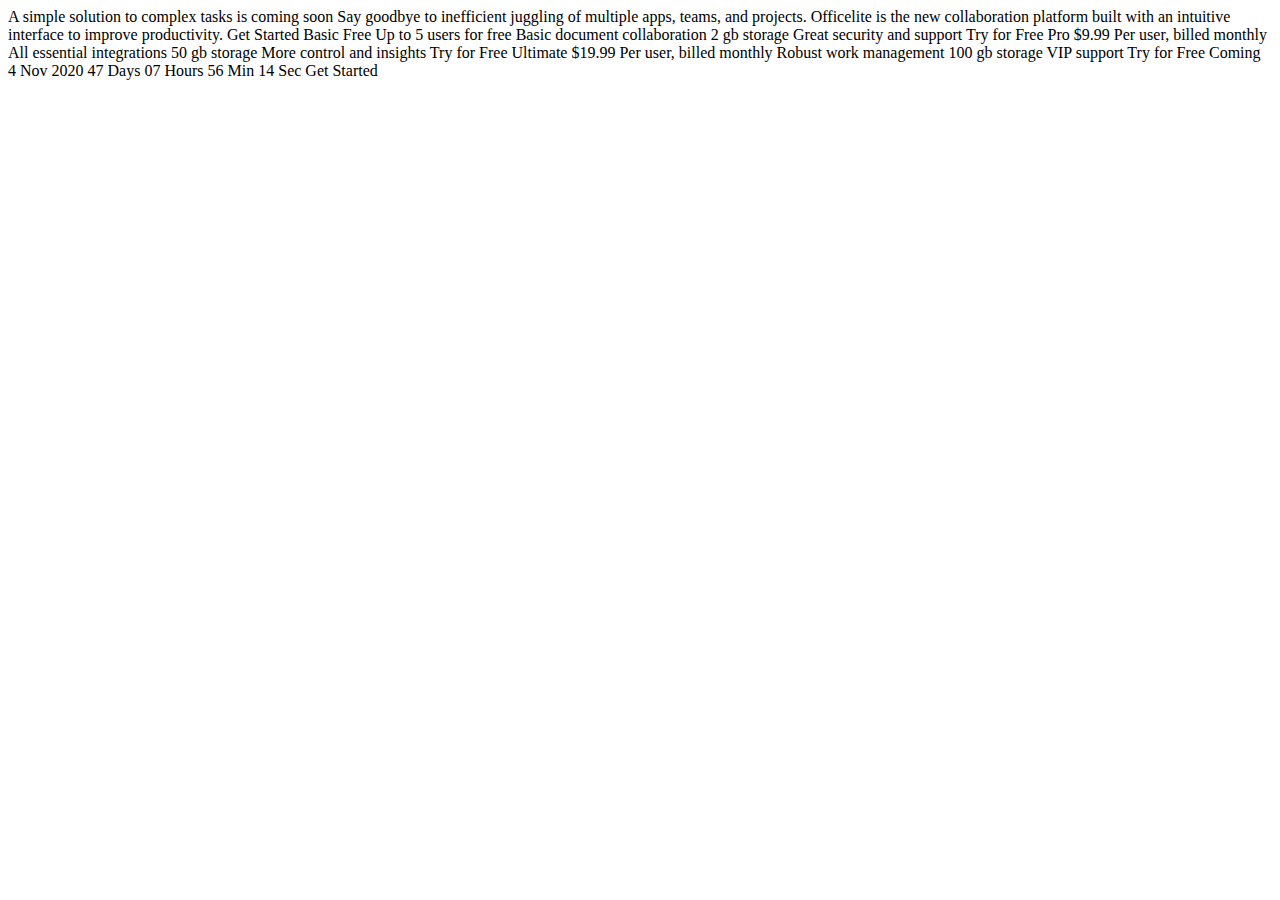
<file: starter-code/index.html>
<!DOCTYPE html>
<html lang="en">
    <head>
        <meta charset="UTF-8" />
        <meta name="viewport" content="width=device-width, initial-scale=1.0" />

        <link rel="icon" type="image/png" sizes="32x32" href="./assets/favicon-32x32.png" />

        <title>Frontend Mentor | Officelite coming soon site</title>
    </head>
    <body>
        A simple solution to complex tasks is coming soon Say goodbye to inefficient juggling of multiple apps, teams,
        and projects. Officelite is the new collaboration platform built with an intuitive interface to improve
        productivity. Get Started Basic Free Up to 5 users for free Basic document collaboration 2 gb storage Great
        security and support Try for Free Pro $9.99 Per user, billed monthly All essential integrations 50 gb storage
        More control and insights Try for Free Ultimate $19.99 Per user, billed monthly Robust work management 100 gb
        storage VIP support Try for Free

        <!-- If you're choosing to make this date dynamic, set it to 30 days in the future from the moment the visitor views the page -->
        Coming 4 Nov 2020

        <!-- If you're choosing to make this timer dynamic, have it countdown from the date you set above -->
        47 Days 07 Hours 56 Min 14 Sec Get Started
    </body>
</html>
</file>
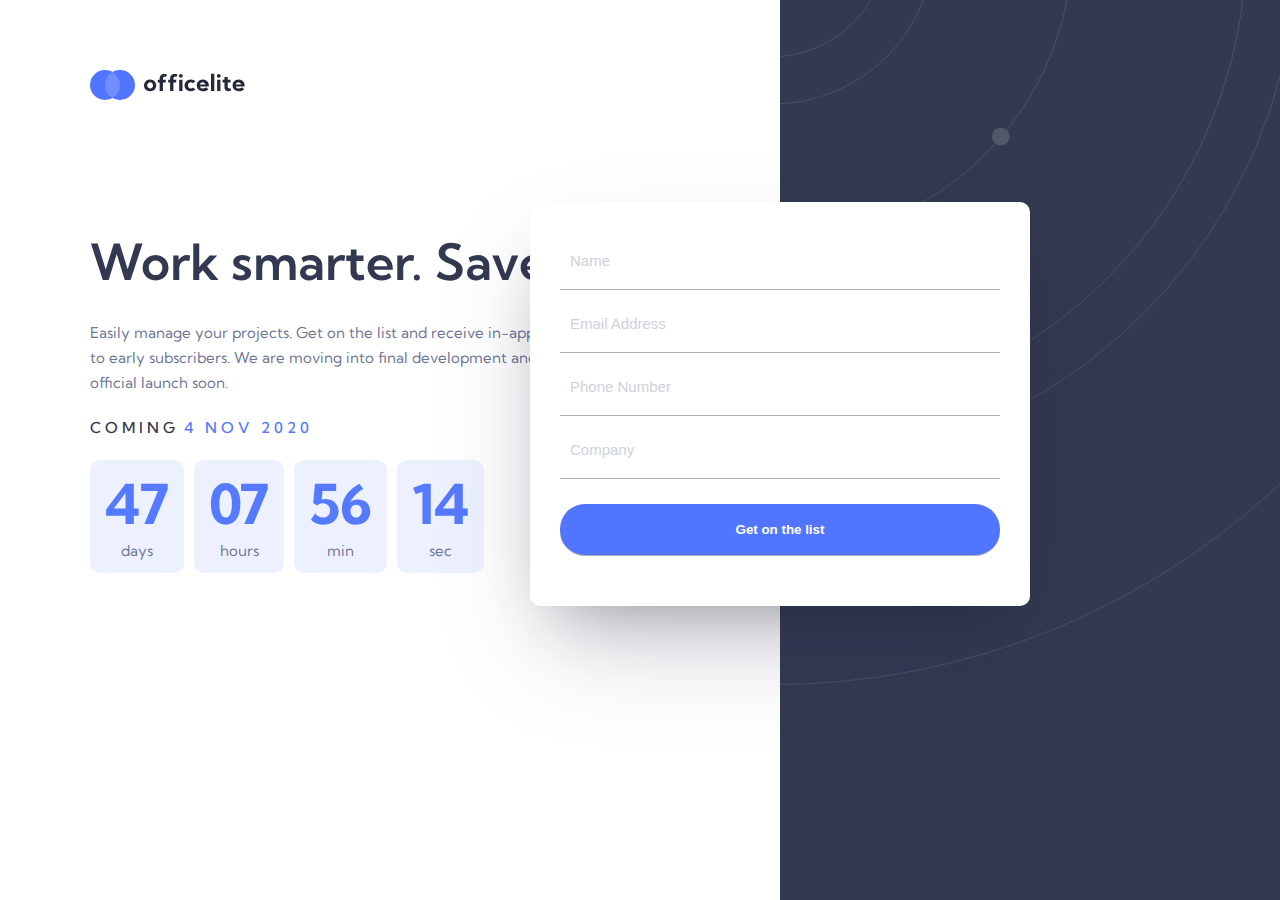
<file: sign-up.html>
<!DOCTYPE html>
<html lang="en">

<head>
    <meta charset="UTF-8">
    <meta http-equiv="X-UA-Compatible" content="IE=edge">
    <meta name="viewport" content="width=device-width, initial-scale=1.0">
    <title>Sign Up</title>
    <link rel="stylesheet" href="sign-up.css">
    <link href="https://fonts.googleapis.com/css2?family=Kumbh+Sans:wght@100;200;300;400;500;600&display=swap"
        rel="stylesheet">
</head>

<body>
    <main>
        <header>
            <a href="./index.html">
                <img class="header-logo" src="./starter-code/assets/shared/logo.svg" alt="">
            </a>
        </header>
        <div class="info-container"></div>
        <div class="text-info">
            <h1>Work smarter. Save time.</h1>
            <p>
                Easily manage your projects. Get on the list and receive in-app perks available only to
                early subscribers. We are moving into final development and getting ready for official launch soon.</p>
        </div>
        <div class="countdown-container">
            <div class="launch-date">
                <p class="launch-date-white">COMING</p>
                <p class="launch-date-blue">4 NOV 2020</p>
            </div>
            <div class="countdown-placeholder">
                <div class="countdown-timers">
                    <div class="countdown days">
                        <h2>47</h2>
                        <p>days</p>
                    </div>
                    <div class="countdown hours">
                        <h2>07</h2>
                        <p>hours</p>
                    </div>
                    <div class="countdown min">
                        <h2>56</h2>
                        <p>min</p>
                    </div>
                    <div class="countdown sec">
                        <h2>14</h2>
                        <p>sec</p>
                    </div>
                </div>
            </div>
        </div>
    </main>
    <div class="right-side-container">
        <div class="input-container">
            <input type="text" name="Name" id="name" value="Name">
            <input type="email" name="Email Address" id="email-address" value="Email Address">
            <!-- basic pack free ^ -->
            <input type="tel" name="Phone Number" id="phone-number" value="Phone Number">
            <input type="text" name="Company" id="company" value="Company">
            <input class="button" type="submit" value="Get on the list">
        </div>
    </div>
</body>

</html>
</file>
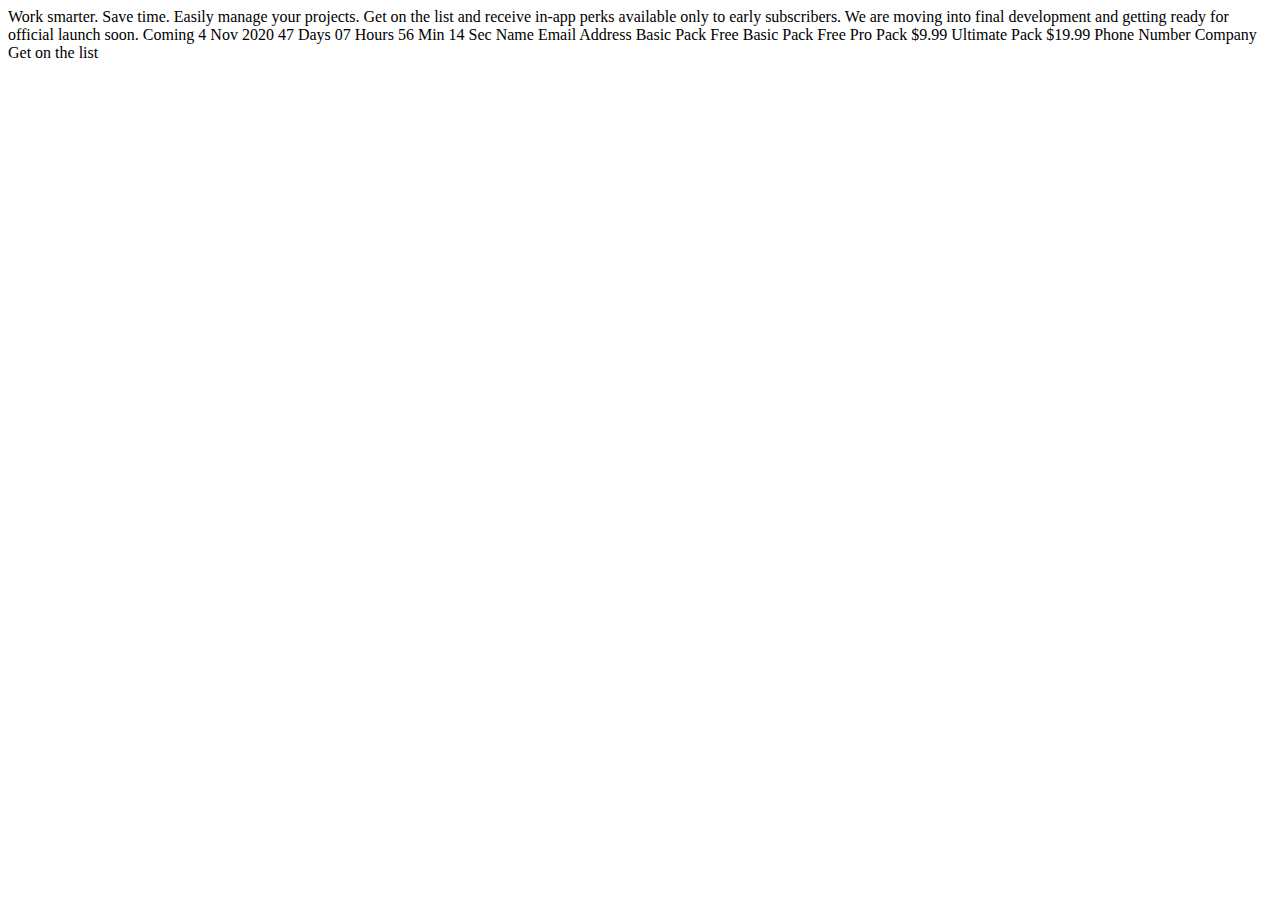
<file: starter-code/sign-up.html>
<!DOCTYPE html>
<html lang="en">
<head>
  <meta charset="UTF-8">
  <meta name="viewport" content="width=device-width, initial-scale=1.0">

  <link rel="icon" type="image/png" sizes="32x32" href="./assets/favicon-32x32.png">

    <title>Frontend Mentor | Officelite coming soon site</title>
</head>
<body>
  Work smarter. Save time.

  Easily manage your projects. Get on the list and receive in-app perks available only to 
  early subscribers. We are moving into final development and getting ready for official launch soon.

  <!-- If you're choosing to make this date dynamic, set it to 30 days in the future from the moment the visitor views the page -->
  Coming 4 Nov 2020

  <!-- If you're choosing to make this timer dynamic, have it countdown from the date you set above -->
  47 Days
  07 Hours
  56 Min
  14 Sec

  Name
  Email Address
  Basic Pack Free
  Basic Pack Free
  Pro Pack $9.99
  Ultimate Pack $19.99
  Phone Number
  Company
  Get on the list
</body>
</html>
</file>
<file: sign-up.css>
* {
    padding: 0px;
    margin: 0px;
    box-sizing: border-box;
}

body {
    font-family: 'Kumbh Sans', sans-serif;
    display: flex;
}

main {
    max-width: 1000px;
    margin: 0px auto;
    padding: 50px 0px;
    height: 100vh;
}



/* --------------------------- Header ------------------------------------- */
header {
    padding: 20px 0 100px 0;
}

/* --------------------------- Info --------------------------------------- */

.info-container {
    display: flex;
    gap: 40px;
}

.text-info {
    max-width: 600px;
    width: 100%;
}

/* ------------- info-container values ------------- */

h1 {
    font-size: 50px;
    padding: 30px 0px;
    color: #333950;
    font-weight: 600;
    line-height: 56px;
}

p {
    font-size: 15px;
    font-weight: 400;
    line-height: 25px;
    color: #6e7795;
}

/* ------------------- Launch Date ---------------------------------------------- */

.launch-date {
    display: flex;
    letter-spacing: 4px;
    padding: 20px 0px;
}

.launch-date-white {
    color: #333950;
    font-weight: 500;
}

.launch-date-blue {
    color: #557aff;
    text-indent: 5px;
    font-weight: 500;
}

/* ------------------- Countdown ---------------------------------------------- */

.countdown-container {
    max-width: 1000px;
    margin: 0px auto;
    /* padding: 300px 20px 0px; */
}

.countdown-placeholder {
    display: flex;
    justify-content: space-between;
}

.countdown-timers {
    display: flex;
    gap: 10px;
}

.countdown {
    background-color: #edf1ff;
    border-radius: 10px;
    text-align: center;
    padding: 10px 15px;
}

.countdown h2 {
    color: #557aff;
    font-size: 55px;
}

/* ------------------- Right side ---------------------------------------------- */

.right-side-bg-img {
    position: absolute;
    height: 100%;
    width: 100%;
}

.right-side-container {
    width: 500px;
    background-color: #333950;
    position: relative;
    background-image: url(./starter-code/assets/sign-up/bg-pattern-side.svg);
    background-position: -750px -800px;
    background-size: 165vh;
    background-repeat: no-repeat;

}

.img-container {
    height: 100vh;
    position: absolute;
    overflow: hidden;
    /* background-color: red; */

}

.input-container {
    background-color: #fff;
    padding: 30px;
    display: flex;
    flex-direction: column;
    border-radius: 10px;
    box-shadow: rgba(50, 50, 93, 0.25) 0px 50px 100px -20px, rgba(0, 0, 0, 0.3) 0px 30px 60px -30px;
    position: relative;
    z-index: 1;
    transform: translate(-50%, 50%);
    gap: 5px;
}

.input-container input {
    border: none;
    border-bottom: 1px solid #b2b1b1;
}

#name {
    color: #cfd1da;
    padding: 20px 10px;
    font-size: 15px;
}

#email-address {
    color: #cfd1da;
    padding: 20px 10px;
    font-size: 15px;
}

#phone-number {
    color: #cfd1da;
    padding: 20px 10px;
    font-size: 15px;
}

#company {
    color: #cfd1da;
    padding: 20px 10px;
    font-size: 15px;
}

.button {
    padding: 18px 35px;
    border-radius: 25px;
    border: none;
    background-color: #5175ff;
    color: #fff;
    font-weight: 600;
    margin: 20px 0px;
}

.button:hover {
    background-color: hsl(228, 100%, 50%);
}

/* ------------------- Sign up Input ---------------------------------------------- */





/* --------------------------- Media Query ------------------------------------- */

@media only screen and (max-width: 1000px) {}
</file>
